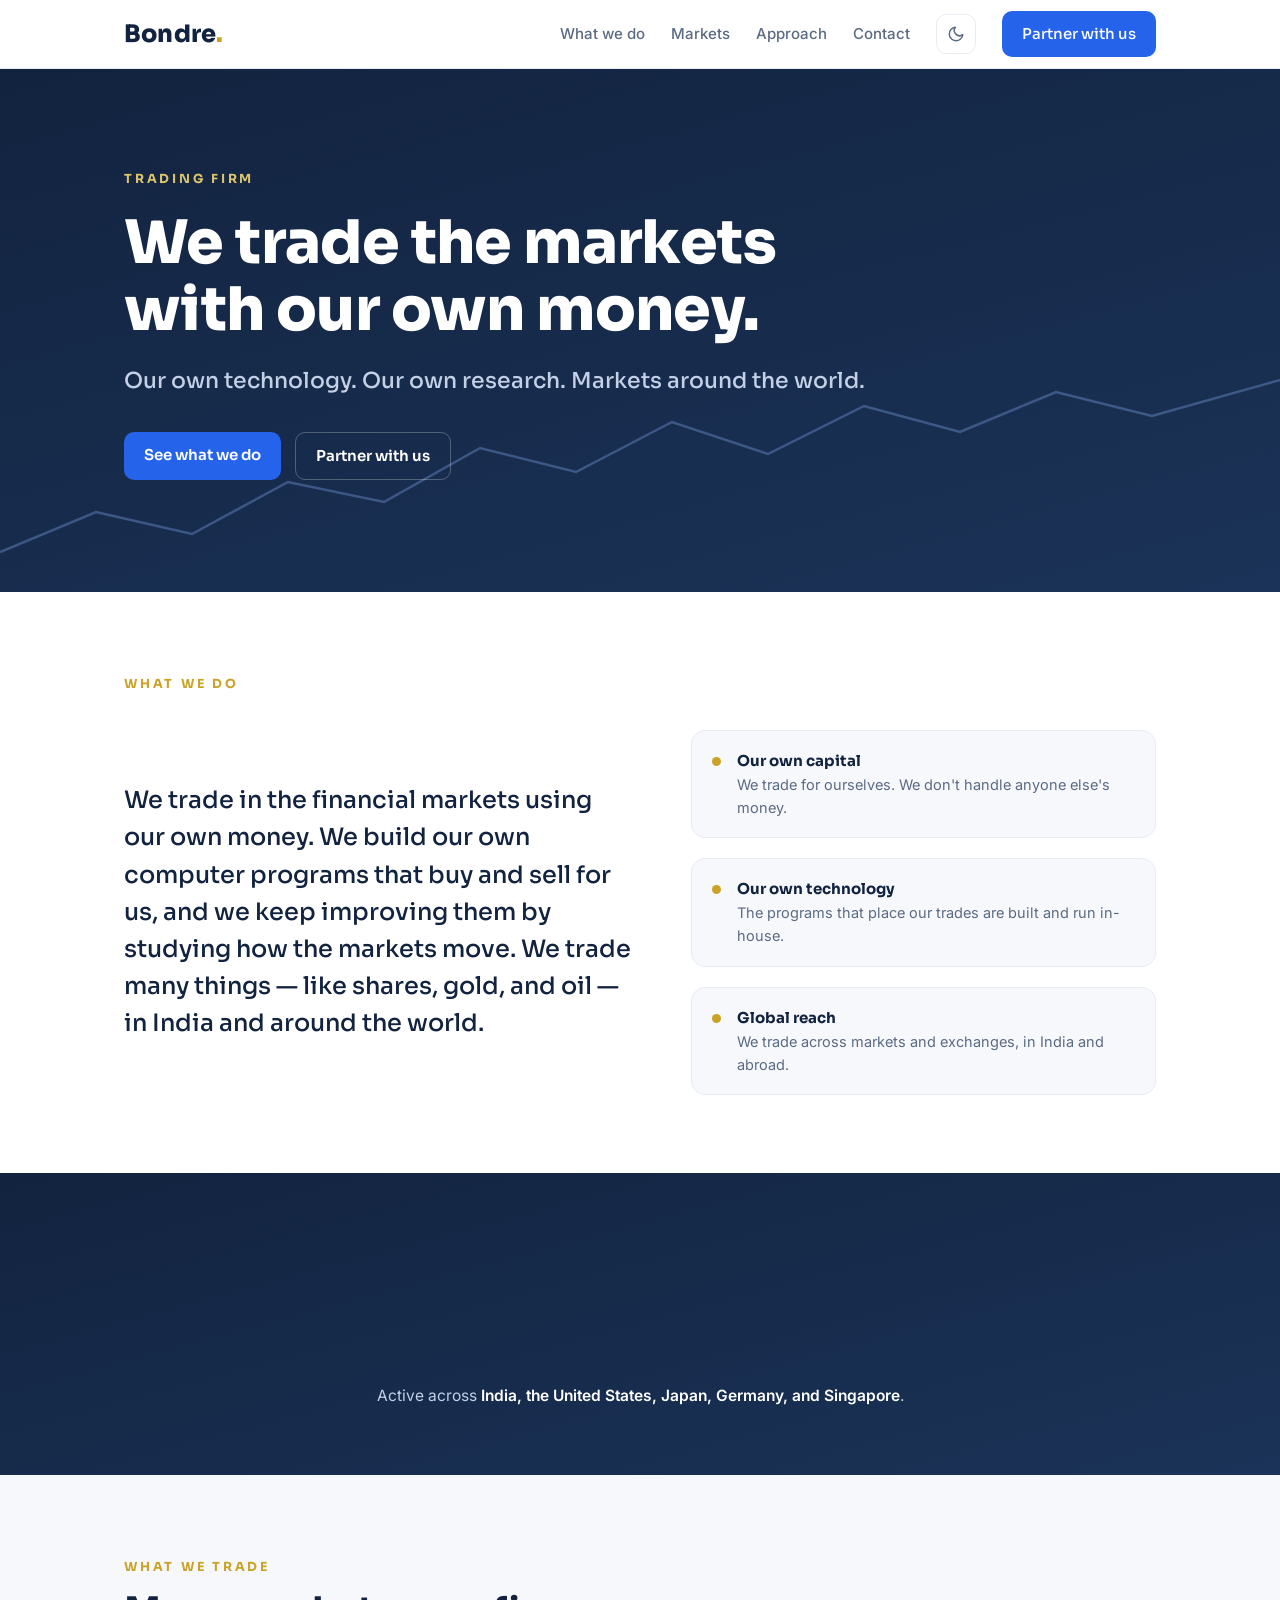
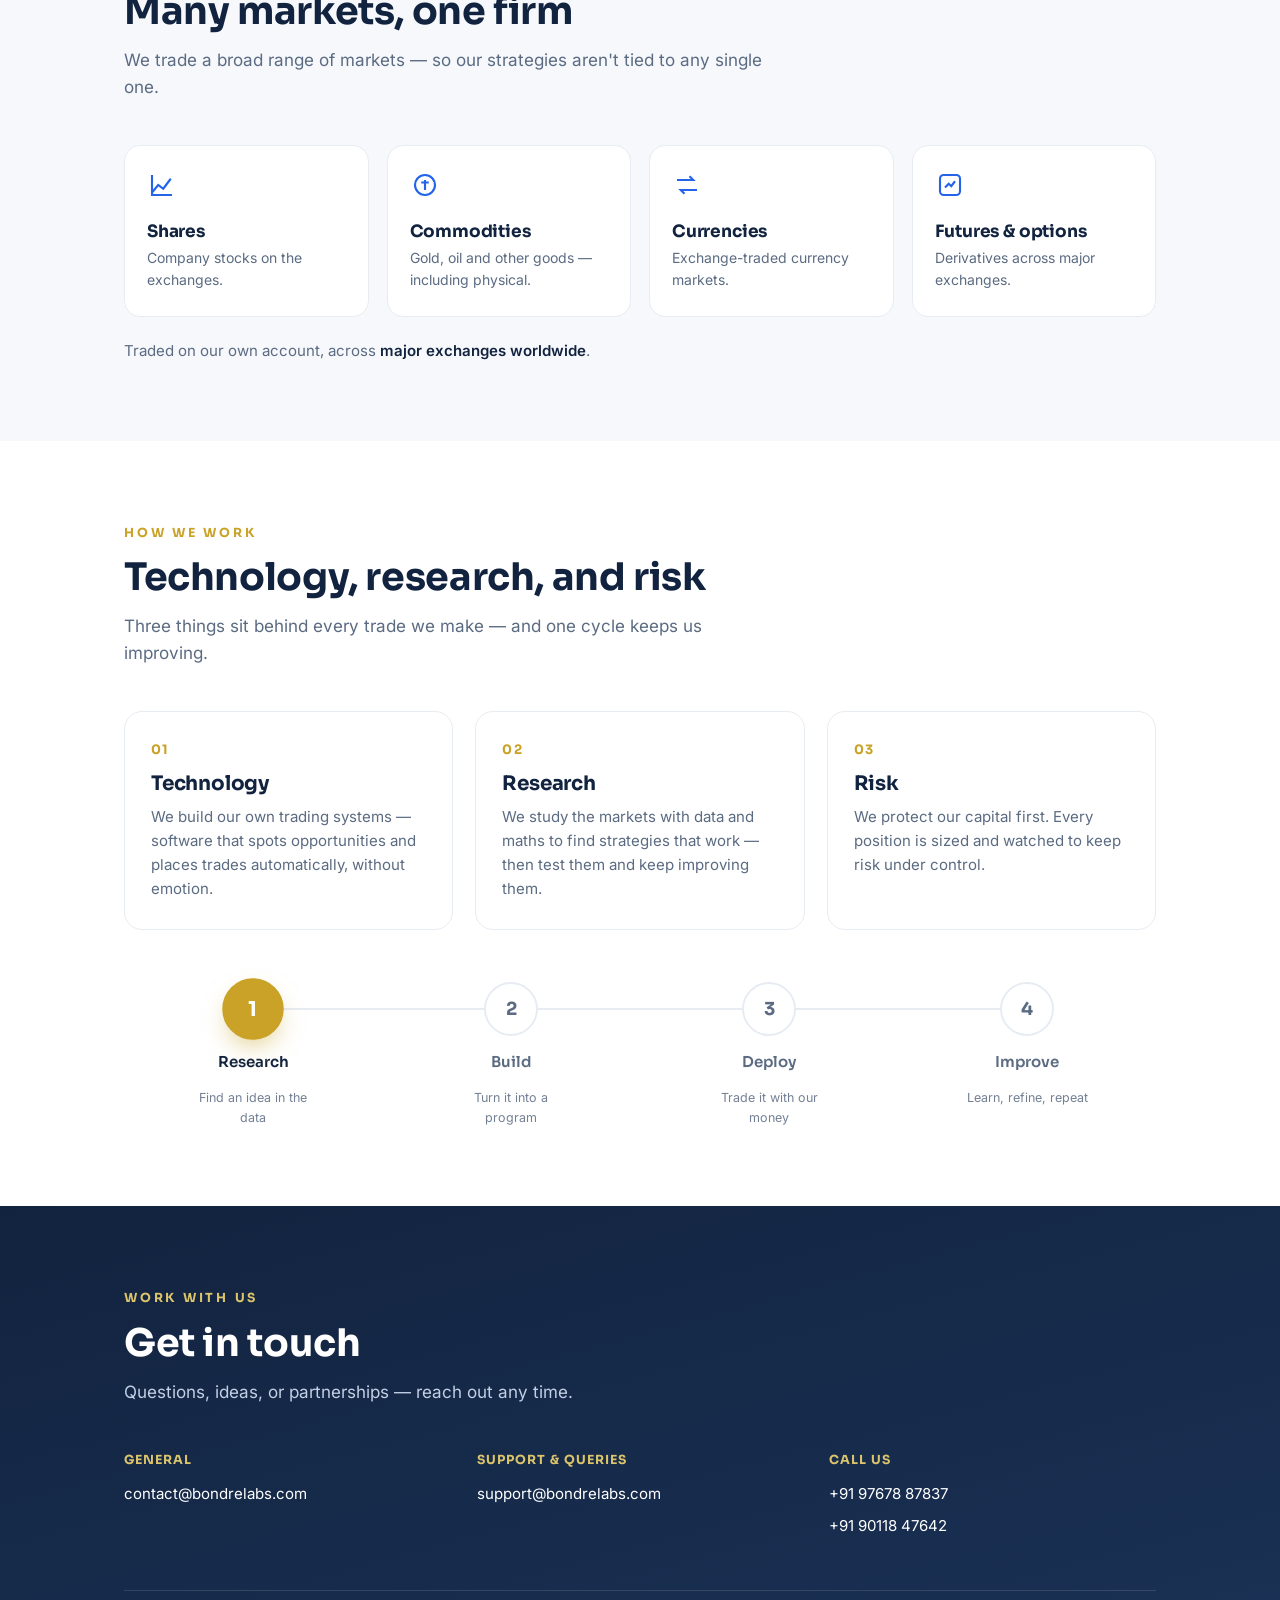
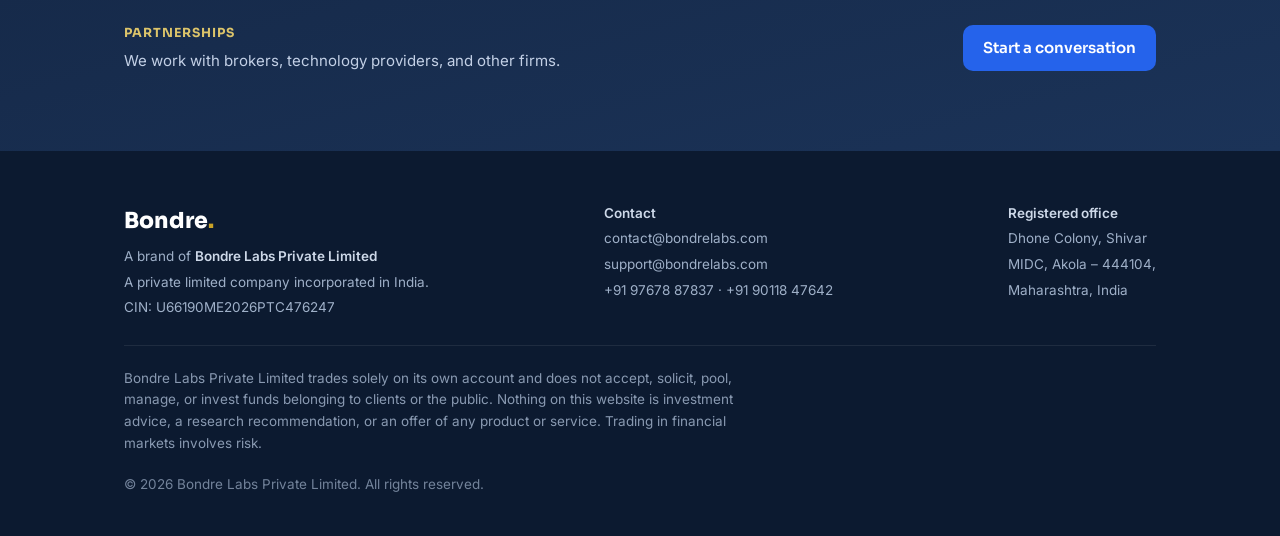
<file: index.html>
<!DOCTYPE html>
<html lang="en">
<head>
<meta charset="UTF-8" />
<meta name="viewport" content="width=device-width, initial-scale=1.0" />
<title>Bondre — A trading firm</title>
<meta name="description" content="Bondre trades the financial markets with its own capital, using trading systems it builds and improves. A brand of Bondre Labs Private Limited." />
<link rel="icon" href="favicon.svg" type="image/svg+xml" />
<script>try{if(localStorage.getItem('bondre-theme')==='dark'){document.documentElement.setAttribute('data-theme','dark');}}catch(e){}</script>
<link rel="preload" href="fonts/sora.woff2" as="font" type="font/woff2" crossorigin>
<link rel="preload" href="fonts/inter.woff2" as="font" type="font/woff2" crossorigin>
<style>
  @font-face{font-family:'Sora';font-style:normal;font-display:swap;font-weight:100 800;src:url('fonts/sora.woff2') format('woff2')}
  @font-face{font-family:'Inter';font-style:normal;font-display:swap;font-weight:100 900;src:url('fonts/inter.woff2') format('woff2')}
  :root{
    --sora:'Sora',system-ui,sans-serif; --inter:'Inter',system-ui,sans-serif; --wrap:1080px;
    /* Light theme (default) */
    --bg:#ffffff; --surface:#ffffff; --surface-alt:#f6f8fc;
    --text:#12233f; --text-dim:#5b6b82; --border:#e7ecf3;
    --nav-bg:rgba(255,255,255,.86);
    --accent:#c9a227; --accent-lt:#ecc971; --primary:#2563eb; --primary-d:#1d4ed8;
    --band-a:#12233f; --band-b:#1b3358; --band-text:#ffffff; --band-dim:#c3d0e6; --band-eyebrow:#dcc46a;
    --footer-bg:#0c1a30; --footer-text:#9fb0c8; --footer-strong:#cdd8e8;
  }
  [data-theme="dark"]{
    --bg:#0b1626; --surface:#12213b; --surface-alt:#0f1c33;
    --text:#e9eef7; --text-dim:#9db0c9; --border:#22334f;
    --nav-bg:rgba(11,22,38,.85);
    --band-a:#16294a; --band-b:#1e3a63; --band-eyebrow:#e2cb78;
    --footer-bg:#081120; --footer-text:#8fa1ba;
  }
  *{box-sizing:border-box;margin:0;padding:0}
  html{scroll-behavior:smooth}
  body{font-family:var(--inter);color:var(--text);background:var(--bg);line-height:1.6;-webkit-font-smoothing:antialiased;transition:background .3s ease,color .3s ease}
  .wrap{max-width:var(--wrap);margin:0 auto;padding:0 24px}
  a{color:inherit;text-decoration:none}
  h1,h2,h3{font-family:var(--sora);line-height:1.12;letter-spacing:-.01em}
  .eyebrow{font-family:var(--sora);font-size:12.5px;font-weight:700;letter-spacing:.22em;text-transform:uppercase;color:var(--accent)}

  .brand{font-family:var(--sora);font-weight:800;font-size:24px;letter-spacing:.2px;color:var(--text)}
  .brand .d{color:var(--accent)}
  .brand.rev{color:var(--band-text)}

  header.nav{position:sticky;top:0;z-index:50;background:var(--nav-bg);backdrop-filter:blur(10px);border-bottom:1px solid var(--border);transition:background .3s,border-color .3s}
  .nav-in{display:flex;align-items:center;justify-content:space-between;height:68px}
  .nav-links{display:flex;gap:26px;align-items:center}
  .nav-links a{font-size:15px;font-weight:500;color:var(--text-dim)}
  .nav-links a:hover{color:var(--text)}
  .nav-links a.btn,.nav-links a.btn:hover{color:#fff}
  .btn{display:inline-block;font-family:var(--sora);font-weight:600;font-size:15px;padding:11px 20px;border-radius:10px;background:var(--primary);color:#fff;transition:transform .12s,background .15s}
  .btn:hover{background:var(--primary-d)}
  .btn:active{transform:scale(.98)}
  .btn.ghost{background:transparent;color:var(--text);border:1px solid var(--border)}
  .btn.ghost:hover{background:var(--surface-alt)}
  .theme-btn{width:40px;height:40px;flex:none;display:inline-flex;align-items:center;justify-content:center;border:1px solid var(--border);border-radius:10px;background:transparent;color:var(--text-dim);cursor:pointer;transition:color .15s,border-color .15s,background .15s}
  .theme-btn:hover{color:var(--text);background:var(--surface-alt)}
  .theme-btn svg{width:18px;height:18px;stroke:currentColor;fill:none;stroke-width:2;stroke-linecap:round;stroke-linejoin:round}
  .ic-sun{display:none}.ic-moon{display:block}
  [data-theme="dark"] .ic-sun{display:block}[data-theme="dark"] .ic-moon{display:none}
  @media(max-width:720px){.nav-links a:not(.btn){display:none}}

  .hero{position:relative;overflow:hidden;background:linear-gradient(165deg,var(--band-a) 0%,var(--band-b) 100%);color:var(--band-text)}
  .hero .wrap{padding-top:96px;padding-bottom:112px;position:relative;z-index:2}
  .hero .eyebrow{color:var(--band-eyebrow)}
  .hero h1{font-size:clamp(34px,6vw,60px);font-weight:800;margin:18px 0 20px;max-width:16ch}
  .hero p{font-size:clamp(17px,2.6vw,22px);color:var(--band-dim);max-width:52ch;margin-bottom:34px;font-family:var(--sora);font-weight:500}
  .hero .cta-row{display:flex;gap:14px;flex-wrap:wrap}
  .hero .btn.ghost{color:#fff;border-color:rgba(255,255,255,.25)}
  .hero .btn.ghost:hover{background:rgba(255,255,255,.08)}
  .hero svg.market{position:absolute;left:0;right:0;bottom:0;width:100%;height:230px;opacity:.36;z-index:1}
  .hero .line{fill:none;stroke-width:2.5}
  .hero .base{stroke:#7ea3e8;stroke-dasharray:1650;stroke-dashoffset:1650;animation:draw 2.5s ease-out .15s forwards}
  .hero .pulse{stroke:#ecc971;stroke-width:4.5;stroke-dasharray:90 1500;stroke-dashoffset:90;filter:drop-shadow(0 0 7px rgba(236,201,113,.9));animation:flow 6.5s linear 0.7s infinite}
  @keyframes draw{to{stroke-dashoffset:0}}
  @keyframes flow{from{stroke-dashoffset:90}to{stroke-dashoffset:-1500}}

  section{padding:78px 0}
  .sec-head{max-width:640px;margin-bottom:44px}
  .sec-head h2{font-size:clamp(26px,4vw,38px);font-weight:700;margin:12px 0 14px;color:var(--text)}
  .sec-head p{color:var(--text-dim);font-size:17px}

  #about .body{font-size:clamp(19px,2.6vw,24px);line-height:1.55;max-width:40ch;font-family:var(--sora);font-weight:500;color:var(--text)}
  #about .grid{display:grid;grid-template-columns:1.1fr 1fr;gap:56px;align-items:center}
  #about .facts{display:flex;flex-direction:column;gap:20px}
  #about .fact{display:flex;gap:16px;align-items:flex-start;padding:18px 20px;border:1px solid var(--border);border-radius:14px;background:var(--surface-alt)}
  #about .fact .k{font-family:var(--sora);font-weight:700;color:var(--text);font-size:15px}
  #about .fact .v{color:var(--text-dim);font-size:14.5px}
  #about .dot{width:9px;height:9px;border-radius:50%;background:var(--accent);margin-top:8px;flex:none}
  @media(max-width:820px){#about .grid{grid-template-columns:1fr;gap:34px}}

  /* Stats band */
  .stats{background:linear-gradient(165deg,var(--band-a),var(--band-b));color:var(--band-text);padding:66px 0}
  .statgrid{display:grid;grid-template-columns:repeat(4,1fr);gap:24px}
  .stat{text-align:center;padding:8px;opacity:0;transform:translateY(16px);transition:opacity .55s ease,transform .55s ease}
  .stat.in{opacity:1;transform:none}
  .stat:nth-child(2){transition-delay:.08s}.stat:nth-child(3){transition-delay:.16s}.stat:nth-child(4){transition-delay:.24s}
  .stat .num{font-family:var(--sora);font-weight:800;font-size:clamp(40px,6vw,58px);color:var(--accent-lt);line-height:1;display:inline-block}
  .stat .num.pop{animation:pop .45s ease}
  @keyframes pop{0%{transform:scale(1)}45%{transform:scale(1.14)}100%{transform:scale(1)}}
  .stat .lab{margin-top:10px;font-size:14.5px;color:var(--band-dim);font-weight:500}
  .markets-line{text-align:center;margin-top:38px;color:var(--band-dim);font-size:15.5px}
  .markets-line b{color:#fff;font-weight:600}
  @media(max-width:640px){.statgrid{grid-template-columns:repeat(2,1fr);gap:34px 12px}}

  #markets{background:var(--surface-alt)}
  .tiles{display:grid;grid-template-columns:repeat(4,1fr);gap:18px}
  .tile{background:var(--surface);border:1px solid var(--border);border-radius:16px;padding:24px 22px;transition:transform .15s,box-shadow .15s}
  .tile:hover{transform:translateY(-3px);box-shadow:0 16px 30px -22px rgba(18,35,63,.4)}
  .tile .ic{width:30px;height:30px;stroke:var(--primary);stroke-width:1.7;fill:none;margin-bottom:14px}
  .tile h3{font-size:17px;font-weight:700;margin-bottom:6px;color:var(--text)}
  .tile p{font-size:14px;color:var(--text-dim)}
  .tiles + .note{margin-top:22px;color:var(--text-dim);font-size:15px}
  .tiles + .note b{color:var(--text);font-weight:600}
  @media(max-width:820px){.tiles{grid-template-columns:repeat(2,1fr)}}
  @media(max-width:460px){.tiles{grid-template-columns:1fr}}

  .pillars{display:grid;grid-template-columns:repeat(3,1fr);gap:22px}
  .pillar{padding:28px 26px;border:1px solid var(--border);border-radius:18px;background:var(--surface)}
  .pillar .n{font-family:var(--sora);font-size:13px;font-weight:700;color:var(--accent);letter-spacing:.1em}
  .pillar h3{font-size:20px;font-weight:700;margin:12px 0 10px;color:var(--text)}
  .pillar p{color:var(--text-dim);font-size:15px}
  @media(max-width:820px){.pillars{grid-template-columns:1fr}}

  /* Animated cycle */
  .cycle{position:relative;display:grid;grid-template-columns:repeat(4,1fr);margin-top:52px}
  .ctrack{position:absolute;top:26px;left:12.5%;right:12.5%;height:2px;background:var(--border);z-index:0}
  .cfill{position:absolute;top:26px;left:12.5%;height:2px;background:var(--accent);z-index:0;width:0;transition:width .6s ease}
  .cstep{position:relative;z-index:1;display:flex;flex-direction:column;align-items:center;gap:14px;text-align:center;padding:0 6px}
  .cnode{width:54px;height:54px;border-radius:50%;display:flex;align-items:center;justify-content:center;font-family:var(--sora);font-weight:700;font-size:18px;background:var(--surface);border:2px solid var(--border);color:var(--text-dim);transition:all .45s cubic-bezier(.4,0,.2,1)}
  .clabel{font-family:var(--sora);font-weight:600;font-size:15px;color:var(--text-dim);transition:color .45s}
  .csub{font-size:12.5px;color:var(--text-dim);opacity:.85;max-width:16ch;transition:color .45s}
  .cstep.active .cnode{background:var(--accent);border-color:var(--accent);color:#fff;transform:scale(1.14);box-shadow:0 10px 22px -6px rgba(201,162,39,.55)}
  .cstep.active .clabel{color:var(--text)}
  @media(max-width:600px){
    .cycle{grid-template-columns:1fr;gap:8px}
    .ctrack,.cfill{display:none}
    .cstep{flex-direction:row;text-align:left;gap:14px;padding:8px 0}
    .csub{max-width:none}
  }

  #contact{background:linear-gradient(165deg,var(--band-a),var(--band-b));color:var(--band-text)}
  #contact .sec-head h2{color:#fff}
  #contact .sec-head p{color:var(--band-dim)}
  #contact .eyebrow{color:var(--band-eyebrow)}
  .contact-grid{display:grid;grid-template-columns:repeat(3,1fr);gap:26px}
  .cblock h4{font-family:var(--sora);font-size:12.5px;font-weight:700;letter-spacing:.08em;text-transform:uppercase;color:var(--band-eyebrow);margin-bottom:12px}
  .cblock a{display:block;color:var(--band-text);font-size:15px;margin-bottom:8px;word-break:break-word;transition:color .15s}
  .cblock a:hover{color:var(--accent-lt)}
  .contact-cta{margin-top:44px;padding-top:32px;border-top:1px solid rgba(255,255,255,.12);display:flex;align-items:center;justify-content:space-between;gap:24px;flex-wrap:wrap}
  .contact-cta .cta-text h4{font-family:var(--sora);font-size:12.5px;font-weight:700;letter-spacing:.08em;text-transform:uppercase;color:var(--band-eyebrow);margin-bottom:6px}
  .contact-cta .cta-text p{color:var(--band-dim);font-size:15px;max-width:54ch}
  .contact-cta .btn{flex:none}
  @media(max-width:760px){.contact-grid{grid-template-columns:repeat(2,1fr);gap:30px 20px}}
  @media(max-width:520px){.contact-grid{grid-template-columns:1fr}.contact-cta{flex-direction:column;align-items:flex-start;gap:18px}}

  footer{background:var(--footer-bg);color:var(--footer-text);font-size:13.5px}
  footer .wrap{padding:52px 24px 40px}
  footer .top{display:flex;justify-content:space-between;gap:30px;flex-wrap:wrap;border-bottom:1px solid rgba(255,255,255,.08);padding-bottom:26px;margin-bottom:22px}
  footer .reg span{display:block;margin-top:4px}
  footer .reg b{color:var(--footer-strong);font-weight:600}
  footer .reg a:hover{color:var(--accent-lt)}
  footer .disc{max-width:70ch;line-height:1.6;color:var(--footer-text);opacity:.85}
  footer .copy{margin-top:20px;color:var(--footer-text);opacity:.7}

  .reveal{opacity:0;transform:translateY(18px);transition:opacity .6s ease,transform .6s ease}
  .reveal.in{opacity:1;transform:none}
  .pillars .reveal:nth-child(2){transition-delay:.1s}.pillars .reveal:nth-child(3){transition-delay:.2s}
  @media(prefers-reduced-motion:reduce){
    .reveal{opacity:1;transform:none;transition:none}
    .hero .base{animation:none;stroke-dashoffset:0}
    .hero .pulse{display:none}
    .cstep{opacity:1}
    .stat{opacity:1;transform:none;transition:none}
    body{transition:none}
  }
  @media(max-width:600px){
    section{padding:54px 0}
    .hero .wrap{padding-top:66px;padding-bottom:76px}
    .sec-head{margin-bottom:30px}
    .stats{padding:50px 0}
    #about .grid{gap:26px}
    .nav-in{height:60px}
    footer .top{flex-direction:column;gap:20px}
  }
</style>
</head>
<body>

<header class="nav">
  <div class="wrap nav-in">
    <a href="#" class="brand">Bondre<span class="d">.</span></a>
    <nav class="nav-links">
      <a href="#about">What we do</a>
      <a href="#markets">Markets</a>
      <a href="#approach">Approach</a>
      <a href="#contact">Contact</a>
      <button id="themeToggle" class="theme-btn" type="button" aria-label="Switch theme">
        <svg class="ic-moon" viewBox="0 0 24 24"><path d="M21 12.8A9 9 0 1111.2 3 7 7 0 0021 12.8z"/></svg>
        <svg class="ic-sun" viewBox="0 0 24 24"><circle cx="12" cy="12" r="4"/><path d="M12 2v2M12 20v2M4.9 4.9l1.4 1.4M17.7 17.7l1.4 1.4M2 12h2M20 12h2M4.9 19.1l1.4-1.4M17.7 6.3l1.4-1.4"/></svg>
      </button>
      <a class="btn" href="https://forms.gle/XewKqvGYzjLmEX3t9" target="_blank" rel="noopener">Partner with us</a>
    </nav>
  </div>
</header>

<section class="hero" style="padding:0">
  <div class="wrap">
    <span class="eyebrow">Trading firm</span>
    <h1>We trade the markets with our own money.</h1>
    <p>Our own technology. Our own research. Markets around the world.</p>
    <div class="cta-row">
      <a class="btn" href="#about">See what we do</a>
      <a class="btn ghost" href="https://forms.gle/XewKqvGYzjLmEX3t9" target="_blank" rel="noopener">Partner with us</a>
    </div>
  </div>
  <svg class="market" viewBox="0 0 1200 230" preserveAspectRatio="none" aria-hidden="true">
    <polyline class="line base" points="0,190 90,150 180,172 270,120 360,140 450,86 540,110 630,60 720,92 810,44 900,70 990,30 1080,54 1200,18"/>
    <polyline class="line pulse" points="0,190 90,150 180,172 270,120 360,140 450,86 540,110 630,60 720,92 810,44 900,70 990,30 1080,54 1200,18"/>
  </svg>
</section>

<section id="about">
  <div class="wrap">
    <div class="sec-head" style="margin-bottom:34px"><span class="eyebrow">What we do</span></div>
    <div class="grid">
      <p class="body">We trade in the financial markets using our own money. We build our own computer programs that buy and sell for us, and we keep improving them by studying how the markets move. We trade many things — like shares, gold, and oil — in India and around the world.</p>
      <div class="facts">
        <div class="fact reveal"><span class="dot"></span><div><div class="k">Our own capital</div><div class="v">We trade for ourselves. We don't handle anyone else's money.</div></div></div>
        <div class="fact reveal"><span class="dot"></span><div><div class="k">Our own technology</div><div class="v">The programs that place our trades are built and run in-house.</div></div></div>
        <div class="fact reveal"><span class="dot"></span><div><div class="k">Global reach</div><div class="v">We trade across markets and exchanges, in India and abroad.</div></div></div>
      </div>
    </div>
  </div>
</section>

<section class="stats" id="stats">
  <div class="wrap">
    <div class="statgrid">
      <div class="stat"><div class="num" data-target="7" data-suffix="+">0</div><div class="lab">Live trading strategies</div></div>
      <div class="stat"><div class="num" data-target="5">0</div><div class="lab">Global markets</div></div>
      <div class="stat"><div class="num" data-target="3">0</div><div class="lab">Commodities traded</div></div>
      <div class="stat"><div class="num" data-target="4">0</div><div class="lab">Asset classes</div></div>
    </div>
    <p class="markets-line">Active across <b>India, the United States, Japan, Germany, and Singapore</b>.</p>
  </div>
</section>

<section id="markets">
  <div class="wrap">
    <div class="sec-head">
      <span class="eyebrow">What we trade</span>
      <h2>Many markets, one firm</h2>
      <p>We trade a broad range of markets — so our strategies aren't tied to any single one.</p>
    </div>
    <div class="tiles">
      <div class="tile reveal"><svg class="ic" viewBox="0 0 24 24"><path d="M4 18l5-6 4 3 6-8"/><path d="M4 4v16h16"/></svg><h3>Shares</h3><p>Company stocks on the exchanges.</p></div>
      <div class="tile reveal"><svg class="ic" viewBox="0 0 24 24"><circle cx="12" cy="12" r="8"/><path d="M12 8v8M9 10h6"/></svg><h3>Commodities</h3><p>Gold, oil and other goods — including physical.</p></div>
      <div class="tile reveal"><svg class="ic" viewBox="0 0 24 24"><path d="M4 8h13l-3-3M20 16H7l3 3"/></svg><h3>Currencies</h3><p>Exchange-traded currency markets.</p></div>
      <div class="tile reveal"><svg class="ic" viewBox="0 0 24 24"><rect x="4" y="4" width="16" height="16" rx="3"/><path d="M8 14l3-3 2 2 3-4"/></svg><h3>Futures &amp; options</h3><p>Derivatives across major exchanges.</p></div>
    </div>
    <p class="note">Traded on our own account, across <b>major exchanges worldwide</b>.</p>
  </div>
</section>

<section id="approach">
  <div class="wrap">
    <div class="sec-head">
      <span class="eyebrow">How we work</span>
      <h2>Technology, research, and risk</h2>
      <p>Three things sit behind every trade we make — and one cycle keeps us improving.</p>
    </div>
    <div class="pillars">
      <div class="pillar reveal"><div class="n">01</div><h3>Technology</h3><p>We build our own trading systems — software that spots opportunities and places trades automatically, without emotion.</p></div>
      <div class="pillar reveal"><div class="n">02</div><h3>Research</h3><p>We study the markets with data and maths to find strategies that work — then test them and keep improving them.</p></div>
      <div class="pillar reveal"><div class="n">03</div><h3>Risk</h3><p>We protect our capital first. Every position is sized and watched to keep risk under control.</p></div>
    </div>

    <div class="cycle" id="cycle" aria-label="Our continuous cycle: research, build, deploy, improve">
      <div class="ctrack"></div>
      <div class="cfill" id="cfill"></div>
      <div class="cstep" data-i="0"><span class="cnode">1</span><span class="clabel">Research</span><span class="csub">Find an idea in the data</span></div>
      <div class="cstep" data-i="1"><span class="cnode">2</span><span class="clabel">Build</span><span class="csub">Turn it into a program</span></div>
      <div class="cstep" data-i="2"><span class="cnode">3</span><span class="clabel">Deploy</span><span class="csub">Trade it with our money</span></div>
      <div class="cstep" data-i="3"><span class="cnode">4</span><span class="clabel">Improve</span><span class="csub">Learn, refine, repeat</span></div>
    </div>
  </div>
</section>

<section id="contact">
  <div class="wrap">
    <div class="sec-head">
      <span class="eyebrow">Work with us</span>
      <h2>Get in touch</h2>
      <p>Questions, ideas, or partnerships — reach out any time.</p>
    </div>
    <div class="contact-grid">
      <div class="cblock">
        <h4>General</h4>
        <a href="mailto:contact@bondrelabs.com">contact@bondrelabs.com</a>
      </div>
      <div class="cblock">
        <h4>Support &amp; queries</h4>
        <a href="mailto:support@bondrelabs.com">support@bondrelabs.com</a>
      </div>
      <div class="cblock">
        <h4>Call us</h4>
        <a href="tel:+919767887837">+91 97678 87837</a>
        <a href="tel:+919011847642">+91 90118 47642</a>
      </div>
    </div>
    <div class="contact-cta">
      <div class="cta-text">
        <h4>Partnerships</h4>
        <p>We work with brokers, technology providers, and other firms.</p>
      </div>
      <a class="btn" href="https://forms.gle/XewKqvGYzjLmEX3t9" target="_blank" rel="noopener">Start a conversation</a>
    </div>
  </div>
</section>

<footer>
  <div class="wrap">
    <div class="top">
      <div>
        <div class="brand rev" style="font-size:22px;margin-bottom:8px">Bondre<span class="d">.</span></div>
        <div class="reg">A brand of <b>Bondre Labs Private Limited</b>
          <span>A private limited company incorporated in India.</span>
          <span>CIN: U66190ME2026PTC476247</span>
        </div>
      </div>
      <div class="reg">
        <b>Contact</b>
        <span><a href="mailto:contact@bondrelabs.com">contact@bondrelabs.com</a></span>
        <span><a href="mailto:support@bondrelabs.com">support@bondrelabs.com</a></span>
        <span>+91 97678 87837 · +91 90118 47642</span>
      </div>
      <div class="reg">
        <b>Registered office</b>
        <span>Dhone Colony, Shivar</span>
        <span>MIDC, Akola – 444104,</span>
        <span>Maharashtra, India</span>
      </div>
    </div>
    <p class="disc">Bondre Labs Private Limited trades solely on its own account and does not accept, solicit, pool, manage, or invest funds belonging to clients or the public. Nothing on this website is investment advice, a research recommendation, or an offer of any product or service. Trading in financial markets involves risk.</p>
    <p class="copy">© 2026 Bondre Labs Private Limited. All rights reserved.</p>
  </div>
</footer>

<script>
(function(){
  var reduce = window.matchMedia && window.matchMedia('(prefers-reduced-motion: reduce)').matches;
  var root = document.documentElement;

  // Theme toggle (default light; remembers choice)
  var tb = document.getElementById('themeToggle');
  if(tb){
    tb.addEventListener('click', function(){
      var dark = root.getAttribute('data-theme') === 'dark';
      if(dark){ root.removeAttribute('data-theme'); try{localStorage.setItem('bondre-theme','light');}catch(e){} }
      else { root.setAttribute('data-theme','dark'); try{localStorage.setItem('bondre-theme','dark');}catch(e){} }
    });
  }

  var reveals = [].slice.call(document.querySelectorAll('.reveal'));
  if(reduce){ reveals.forEach(function(el){el.classList.add('in');}); }
  else if('IntersectionObserver' in window){
    var ro = new IntersectionObserver(function(es){
      es.forEach(function(e){ if(e.isIntersecting){ e.target.classList.add('in'); ro.unobserve(e.target);} });
    },{threshold:.15});
    reveals.forEach(function(el){ ro.observe(el); });
  } else { reveals.forEach(function(el){el.classList.add('in');}); }

  var cycle = document.getElementById('cycle');
  var fill = document.getElementById('cfill');
  if(cycle){
    var steps = [].slice.call(cycle.querySelectorAll('.cstep'));
    if(reduce){ steps.forEach(function(s){s.classList.add('active');}); }
    else {
      var i = 0, timer = null;
      function tick(){
        steps.forEach(function(s,x){ s.classList.toggle('active', x===i); });
        if(fill){ fill.style.width = (i/(steps.length-1)) * 75 + '%'; }
        i = (i+1) % steps.length;
      }
      function start(){ if(timer) return; tick(); timer = setInterval(tick, 1300); }
      function stop(){ if(timer){ clearInterval(timer); timer = null; } }
      if('IntersectionObserver' in window){
        var co = new IntersectionObserver(function(es){ es.forEach(function(e){ e.isIntersecting ? start() : stop(); }); },{threshold:.4});
        co.observe(cycle);
      } else { start(); }
    }
  }

  // Count-up stats — re-triggers each time the band scrolls into view
  var stats = document.querySelector('.stats');
  if(stats){
    var nums = [].slice.call(stats.querySelectorAll('.num'));
    var statEls = [].slice.call(stats.querySelectorAll('.stat'));
    var counting = false;
    function animateNums(){
      if(counting) return; counting = true;
      statEls.forEach(function(s){ s.classList.add('in'); });
      nums.forEach(function(el, idx){
        var target = +el.getAttribute('data-target');
        var suffix = el.getAttribute('data-suffix') || '';
        if(reduce){ el.textContent = target + suffix; return; }
        setTimeout(function(){
          var start = null, dur = 1500;
          el.classList.remove('pop');
          function step(ts){
            if(!start) start = ts;
            var p = Math.min((ts-start)/dur, 1);
            var eased = 1 - Math.pow(1-p, 3);
            el.textContent = Math.round(eased*target) + suffix;
            if(p < 1){ requestAnimationFrame(step); }
            else { el.classList.add('pop'); }
          }
          requestAnimationFrame(step);
        }, idx*90);
      });
    }
    function resetNums(){
      counting = false;
      statEls.forEach(function(s){ s.classList.remove('in'); });
      nums.forEach(function(el){
        var suffix = el.getAttribute('data-suffix') || '';
        el.classList.remove('pop');
        el.textContent = '0' + suffix;
      });
    }
    if(reduce){ animateNums(); }
    else if('IntersectionObserver' in window){
      var so = new IntersectionObserver(function(es){
        es.forEach(function(e){ if(e.isIntersecting){ animateNums(); } else { resetNums(); } });
      },{threshold:.35});
      so.observe(stats);
    } else { animateNums(); }
  }
})();
</script>
</body>
</html>
</file>
